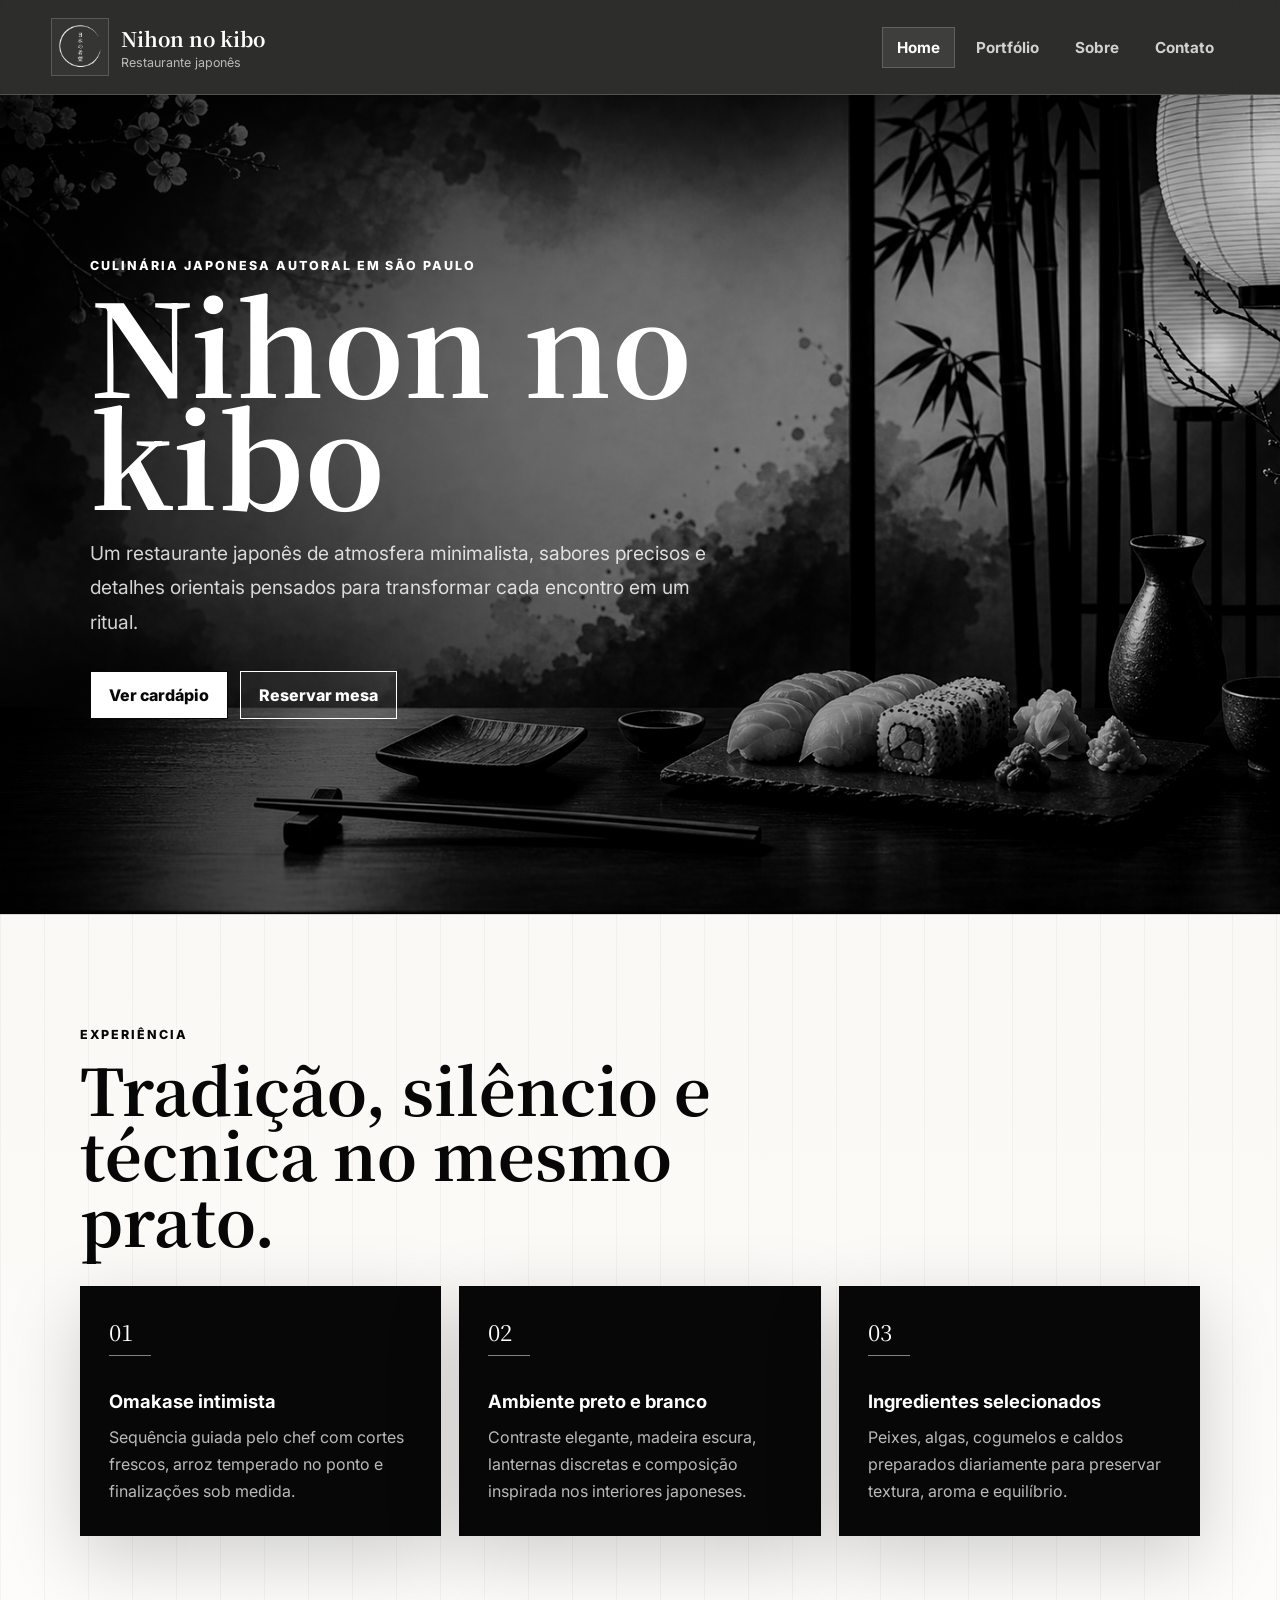
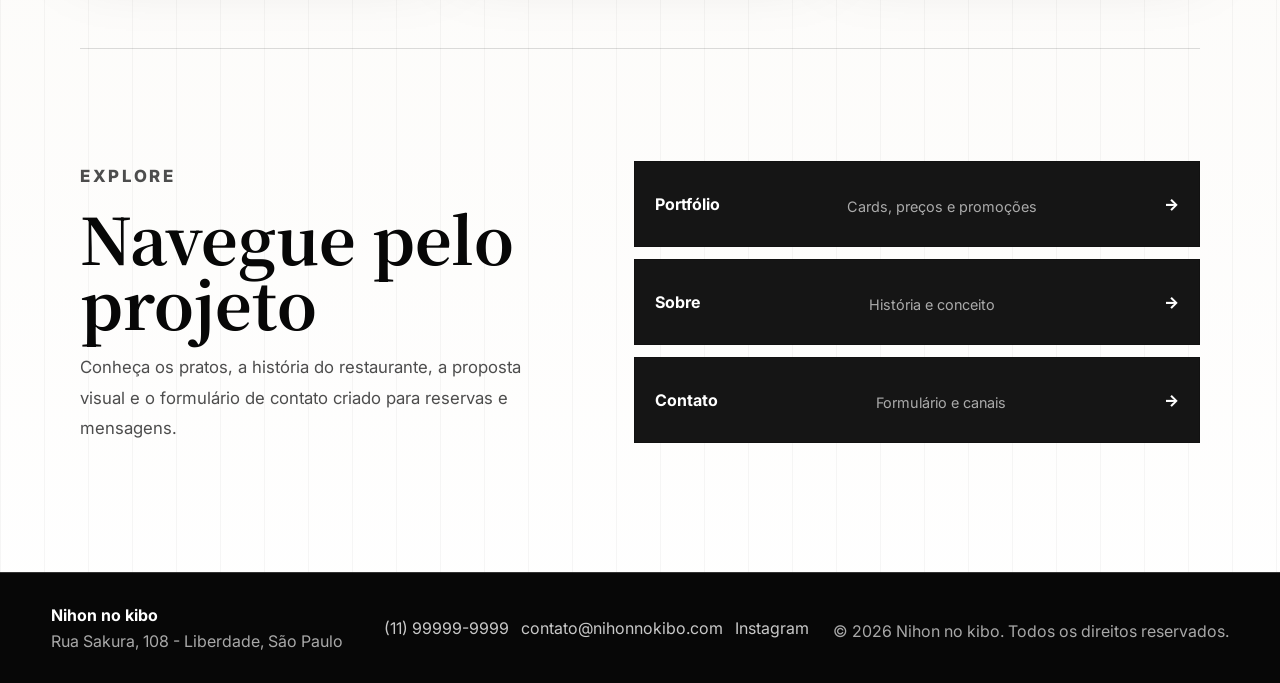
<file: index.html>
<!DOCTYPE html>
<html lang="pt-BR">
<head>
  <meta charset="UTF-8">
  <meta name="viewport" content="width=device-width, initial-scale=1.0">
  <meta name="description" content="Nihon no kibo, restaurante japonês com culinária autoral, ambiente preto e branco e detalhes orientais.">
  <title>Nihon no kibo | Restaurante Japonês</title>
  <link rel="preconnect" href="https://fonts.googleapis.com">
  <link rel="preconnect" href="https://fonts.gstatic.com" crossorigin>
  <link href="https://fonts.googleapis.com/css2?family=Inter:wght@400;500;600;700;800&family=Noto+Serif+JP:wght@600;700&display=swap" rel="stylesheet">
  <link rel="stylesheet" href="src/css/estilo.css">
</head>
<body>
  <header class="site-header" data-header>
    <a class="brand" href="index.html" aria-label="Página inicial Nihon no kibo">
      <img class="brand-logo" src="src/assets/img/logo-nihon-no-kibo-mark-white.png" alt="Logo do restaurante Nihon no kibo">
      <span>
        <strong>Nihon no kibo</strong>
        <small>Restaurante japonês</small>
      </span>
    </a>

    <button class="menu-toggle" type="button" aria-expanded="false" aria-controls="primary-navigation" data-menu-toggle>
      <span class="sr-only">Abrir menu</span>
      <span></span>
      <span></span>
      <span></span>
    </button>

    <nav class="primary-nav" id="primary-navigation" aria-label="Navegação principal" data-nav>
      <a href="index.html" data-nav-link>Home</a>
      <a href="pages/portifolio.html" data-nav-link>Portfólio</a>
      <a href="pages/sobre.html" data-nav-link>Sobre</a>
      <a href="pages/contato.html" data-nav-link>Contato</a>
    </nav>
  </header>

  <main>
    <section class="hero" aria-labelledby="hero-title">
      <img class="hero-media" src="src/assets/img/nihon-hero.png" alt="Mesa elegante de restaurante japonês em preto e branco com sushi, hashi e lanternas orientais.">
      <div class="hero-overlay" aria-hidden="true"></div>
      <div class="hero-content">
        <p class="eyebrow">Culinária japonesa autoral em São Paulo</p>
        <h1 id="hero-title">Nihon no kibo</h1>
        <p>Um restaurante japonês de atmosfera minimalista, sabores precisos e detalhes orientais pensados para transformar cada encontro em um ritual.</p>
        <div class="hero-actions" aria-label="Ações principais">
          <a class="button button-light" href="pages/portifolio.html">Ver cardápio</a>
          <a class="button button-outline" href="pages/contato.html">Reservar mesa</a>
        </div>
      </div>
    </section>

    <section class="section intro-section" aria-labelledby="intro-title">
      <div class="section-heading">
        <p class="eyebrow">Experiência</p>
        <h2 id="intro-title">Tradição, silêncio e técnica no mesmo prato.</h2>
      </div>
      <div class="feature-grid">
        <article class="feature-card">
          <span aria-hidden="true">01</span>
          <h3>Omakase intimista</h3>
          <p>Sequência guiada pelo chef com cortes frescos, arroz temperado no ponto e finalizações sob medida.</p>
        </article>
        <article class="feature-card">
          <span aria-hidden="true">02</span>
          <h3>Ambiente preto e branco</h3>
          <p>Contraste elegante, madeira escura, lanternas discretas e composição inspirada nos interiores japoneses.</p>
        </article>
        <article class="feature-card">
          <span aria-hidden="true">03</span>
          <h3>Ingredientes selecionados</h3>
          <p>Peixes, algas, cogumelos e caldos preparados diariamente para preservar textura, aroma e equilíbrio.</p>
        </article>
      </div>
    </section>

    <section class="section split-section" aria-labelledby="home-navigation-title">
      <div>
        <p class="eyebrow">Explore</p>
        <h2 id="home-navigation-title">Navegue pelo projeto</h2>
        <p>Conheça os pratos, a história do restaurante, a proposta visual e o formulário de contato criado para reservas e mensagens.</p>
      </div>
      <div class="quick-links">
        <a href="pages/portifolio.html">
          <strong>Portfólio</strong>
          <span>Cards, preços e promoções</span>
        </a>
        <a href="pages/sobre.html">
          <strong>Sobre</strong>
          <span>História e conceito</span>
        </a>
        <a href="pages/contato.html">
          <strong>Contato</strong>
          <span>Formulário e canais</span>
        </a>
      </div>
    </section>
  </main>

  <footer class="site-footer">
    <div>
      <strong>Nihon no kibo</strong>
      <p>Rua Sakura, 108 - Liberdade, São Paulo</p>
    </div>
    <address>
      <a href="tel:+5511999999999">(11) 99999-9999</a>
      <a href="mailto:contato@nihonnokibo.com">contato@nihonnokibo.com</a>
      <a href="https://www.instagram.com/" target="_blank" rel="noreferrer">Instagram</a>
    </address>
    <p>&copy; <span data-year></span> Nihon no kibo. Todos os direitos reservados.</p>
  </footer>

  <script src="src/js/script.js"></script>
</body>
</html>
</file>
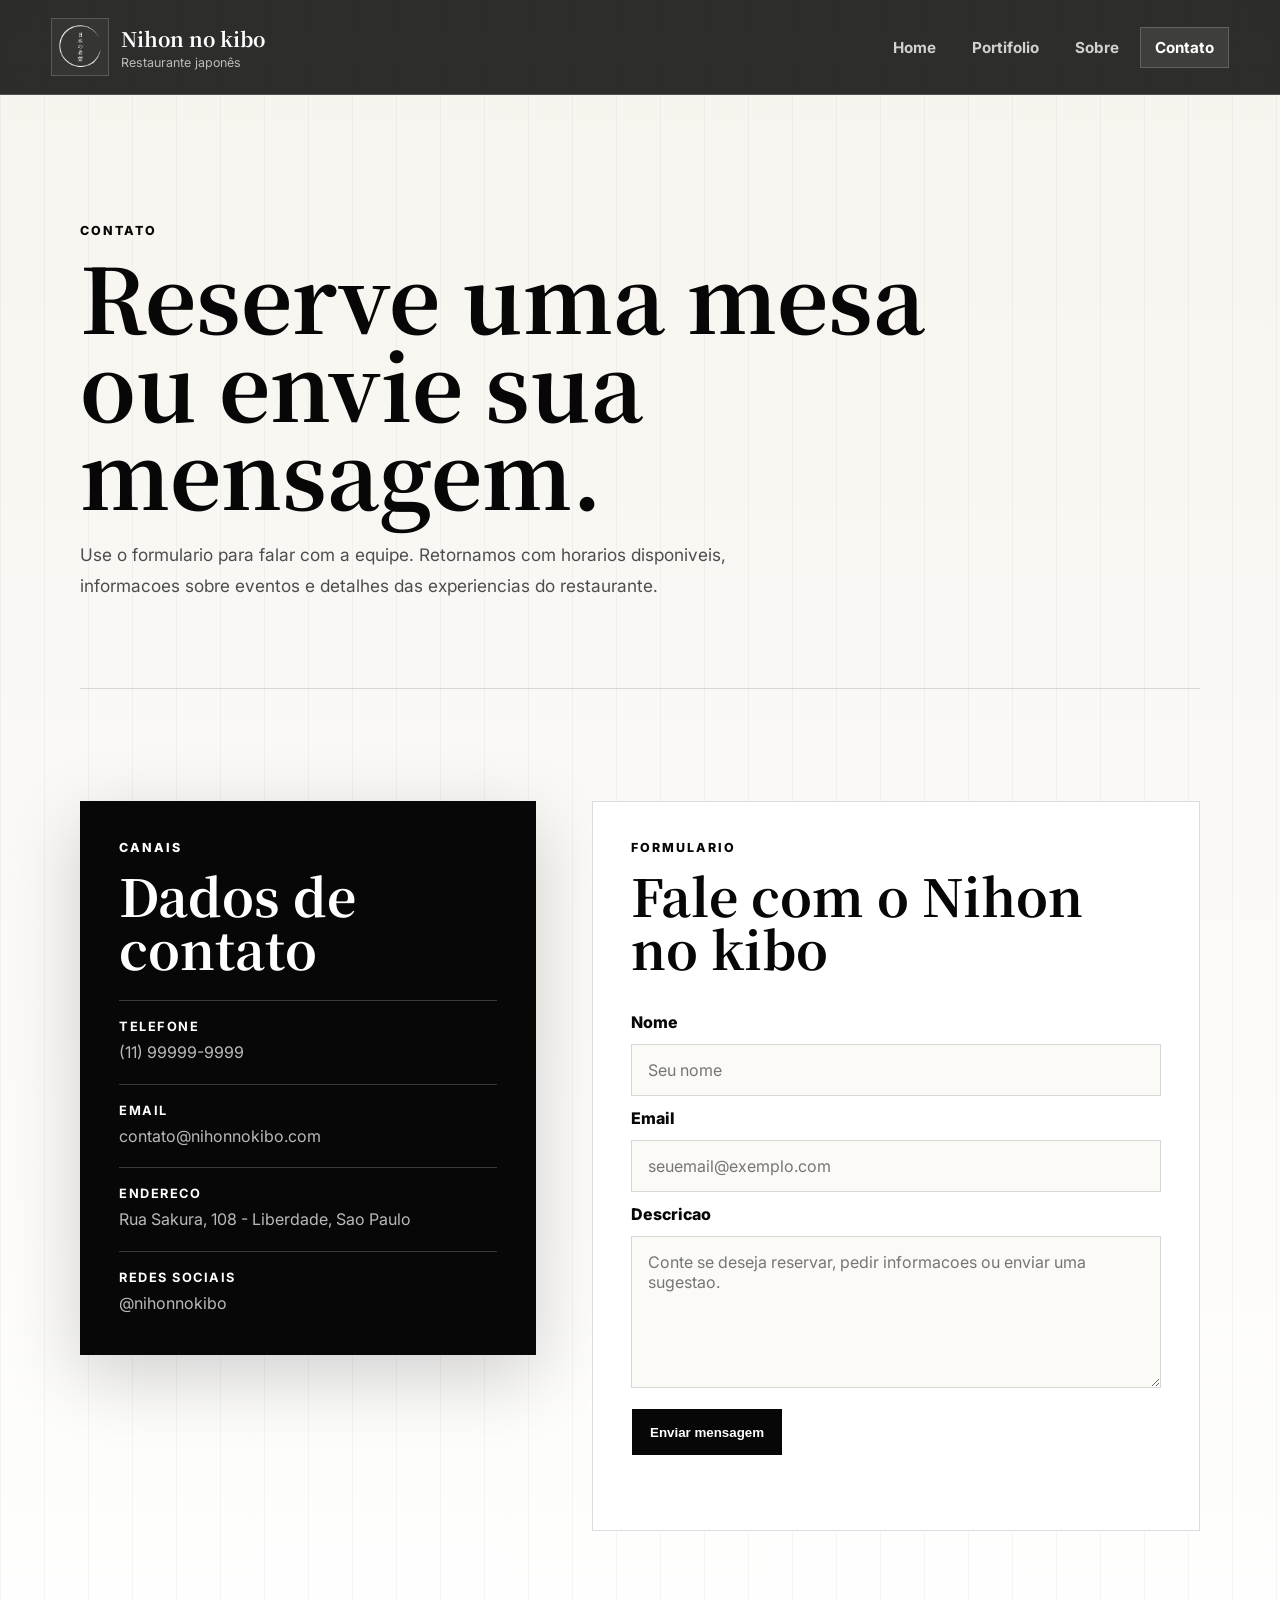
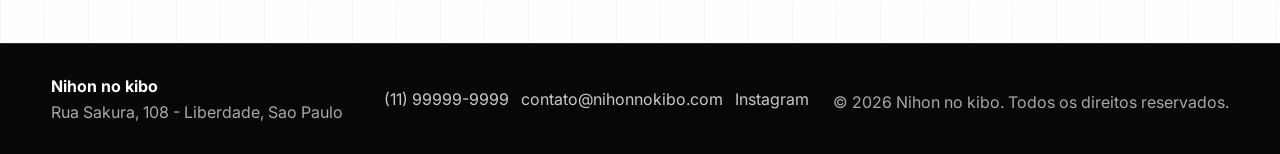
<file: pages/contato.html>
<!DOCTYPE html>
<html lang="pt-BR">
<head>
  <meta charset="UTF-8">
  <meta name="viewport" content="width=device-width, initial-scale=1.0">
  <meta name="description" content="Contato do restaurante Nihon no kibo para reservas, mensagens e informacoes.">
  <title>Contato | Nihon no kibo</title>
  <link rel="preconnect" href="https://fonts.googleapis.com">
  <link rel="preconnect" href="https://fonts.gstatic.com" crossorigin>
  <link href="https://fonts.googleapis.com/css2?family=Inter:wght@400;500;600;700;800&family=Noto+Serif+JP:wght@600;700&display=swap" rel="stylesheet">
  <link rel="stylesheet" href="../src/css/estilo.css">
</head>
<body>
  <header class="site-header" data-header>
    <a class="brand" href="../index.html" aria-label="Página inicial Nihon no kibo">
      <img class="brand-logo" src="../src/assets/img/logo-nihon-no-kibo-mark-white.png" alt="Logo do restaurante Nihon no kibo">
      <span>
        <strong>Nihon no kibo</strong>
        <small>Restaurante japonês</small>
      </span>
    </a>

    <button class="menu-toggle" type="button" aria-expanded="false" aria-controls="primary-navigation" data-menu-toggle>
      <span class="sr-only">Abrir menu</span>
      <span></span>
      <span></span>
      <span></span>
    </button>

    <nav class="primary-nav" id="primary-navigation" aria-label="Navegacao principal" data-nav>
      <a href="../index.html" data-nav-link>Home</a>
      <a href="portifolio.html" data-nav-link>Portifolio</a>
      <a href="sobre.html" data-nav-link>Sobre</a>
      <a href="contato.html" data-nav-link>Contato</a>
    </nav>
  </header>

  <main>
    <section class="page-hero" aria-labelledby="contact-title">
      <p class="eyebrow">Contato</p>
      <h1 id="contact-title">Reserve uma mesa ou envie sua mensagem.</h1>
      <p>Use o formulario para falar com a equipe. Retornamos com horarios disponiveis, informacoes sobre eventos e detalhes das experiencias do restaurante.</p>
    </section>

    <section class="section contact-layout" aria-labelledby="form-title">
      <div class="contact-panel">
        <p class="eyebrow">Canais</p>
        <h2>Dados de contato</h2>
        <ul class="contact-list">
          <li>
            <strong>Telefone</strong>
            <a href="tel:+5511999999999">(11) 99999-9999</a>
          </li>
          <li>
            <strong>Email</strong>
            <a href="mailto:contato@nihonnokibo.com">contato@nihonnokibo.com</a>
          </li>
          <li>
            <strong>Endereco</strong>
            <span>Rua Sakura, 108 - Liberdade, Sao Paulo</span>
          </li>
          <li>
            <strong>Redes sociais</strong>
            <a href="https://www.instagram.com/" target="_blank" rel="noreferrer">@nihonnokibo</a>
          </li>
        </ul>
      </div>

      <form class="contact-form" aria-labelledby="form-title" data-contact-form>
        <div>
          <p class="eyebrow">Formulario</p>
          <h2 id="form-title">Fale com o Nihon no kibo</h2>
        </div>

        <label for="nome">Nome</label>
        <input id="nome" name="nome" type="text" autocomplete="name" placeholder="Seu nome" required>

        <label for="email">Email</label>
        <input id="email" name="email" type="email" autocomplete="email" placeholder="seuemail@exemplo.com" required>

        <label for="descricao">Descricao</label>
        <textarea id="descricao" name="descricao" rows="6" placeholder="Conte se deseja reservar, pedir informacoes ou enviar uma sugestao." required></textarea>

        <button class="button button-light form-button" type="submit">Enviar mensagem</button>
        <p class="form-message" role="status" aria-live="polite" data-form-message></p>
      </form>
    </section>
  </main>

  <footer class="site-footer">
    <div>
      <strong>Nihon no kibo</strong>
      <p>Rua Sakura, 108 - Liberdade, Sao Paulo</p>
    </div>
    <address>
      <a href="tel:+5511999999999">(11) 99999-9999</a>
      <a href="mailto:contato@nihonnokibo.com">contato@nihonnokibo.com</a>
      <a href="https://www.instagram.com/" target="_blank" rel="noreferrer">Instagram</a>
    </address>
    <p>&copy; <span data-year></span> Nihon no kibo. Todos os direitos reservados.</p>
  </footer>

  <script src="../src/js/script.js"></script>
</body>
</html>
</file>
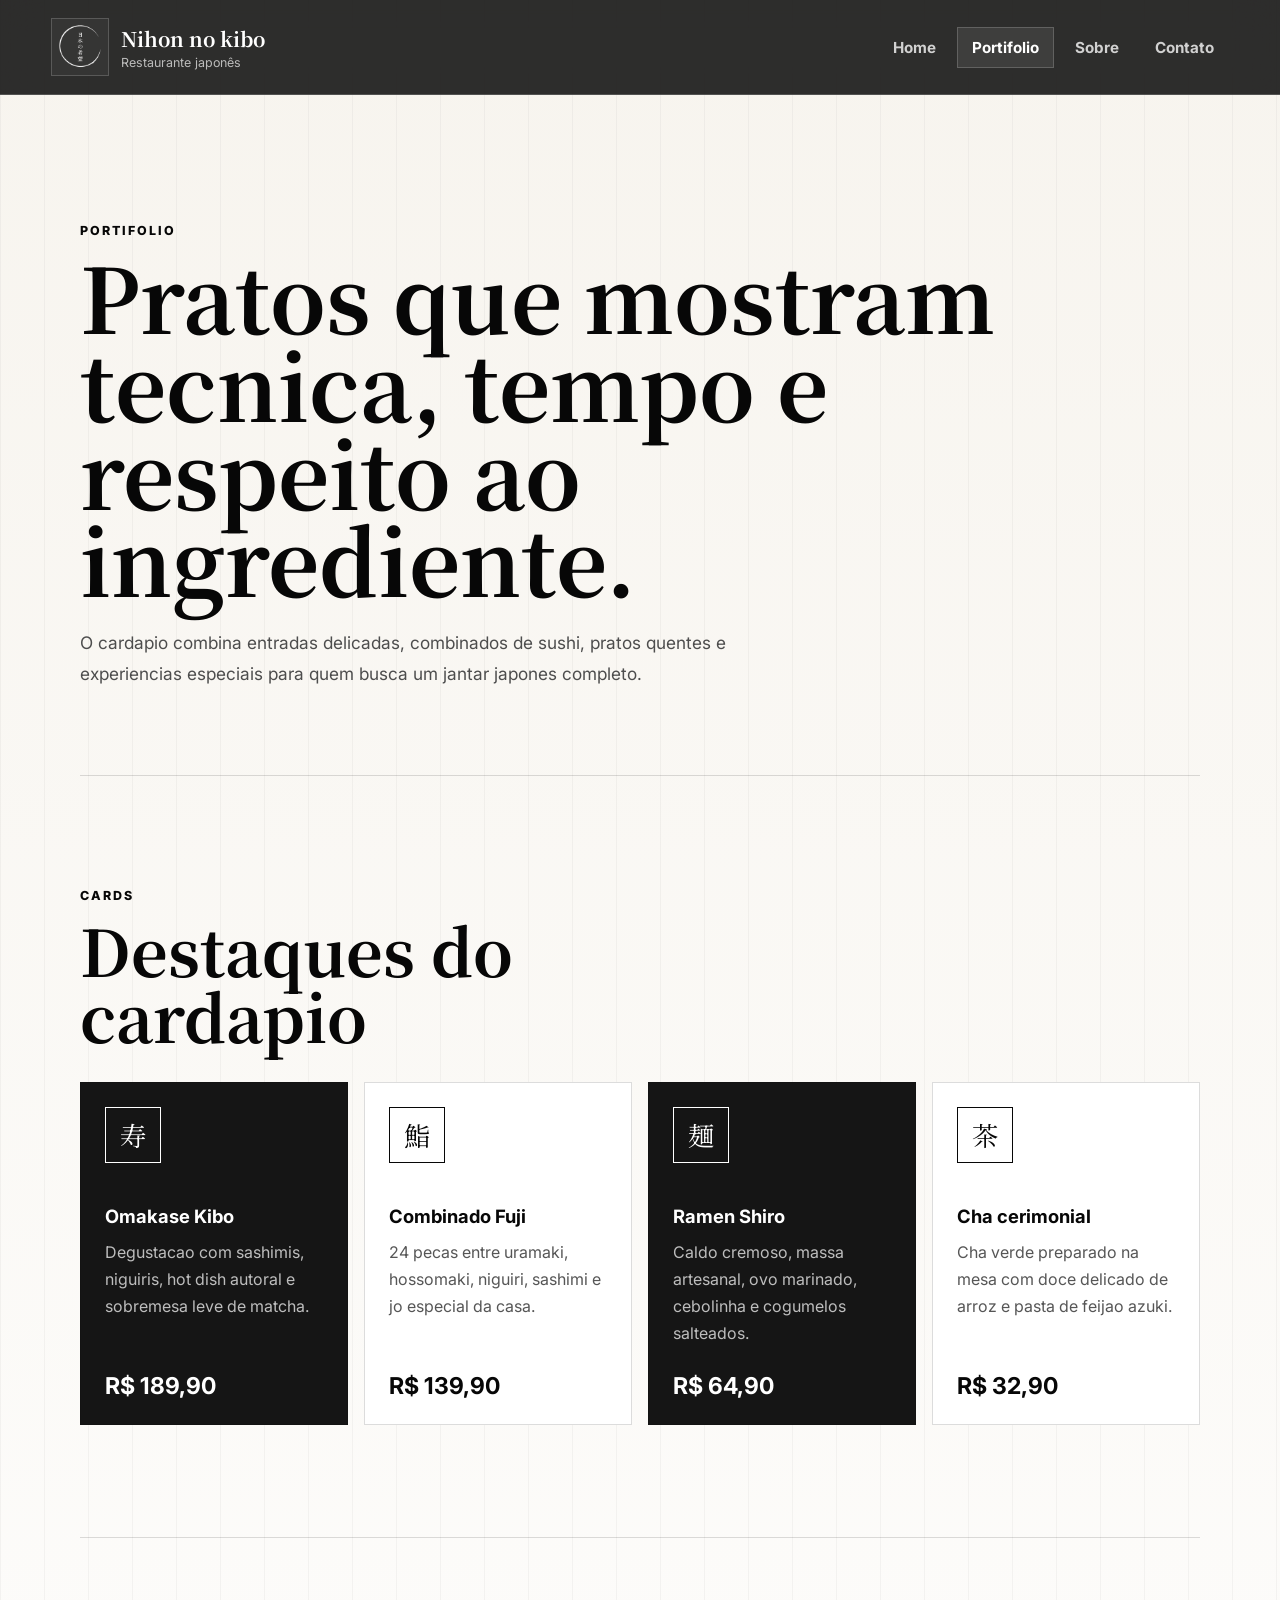
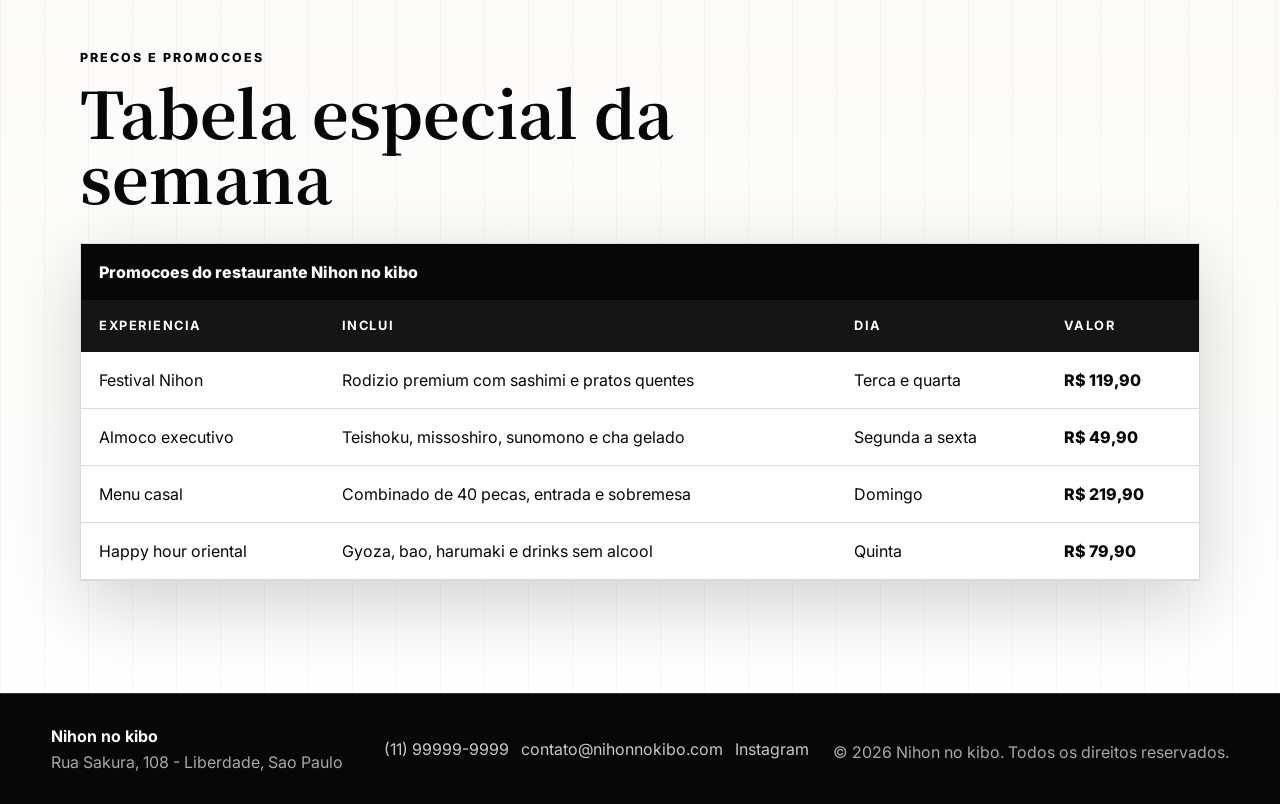
<file: pages/portifolio.html>
<!DOCTYPE html>
<html lang="pt-BR">
<head>
  <meta charset="UTF-8">
  <meta name="viewport" content="width=device-width, initial-scale=1.0">
  <meta name="description" content="Portifolio do restaurante Nihon no kibo com pratos, experiencias, tabela de precos e promocoes.">
  <title>Portifolio | Nihon no kibo</title>
  <link rel="preconnect" href="https://fonts.googleapis.com">
  <link rel="preconnect" href="https://fonts.gstatic.com" crossorigin>
  <link href="https://fonts.googleapis.com/css2?family=Inter:wght@400;500;600;700;800&family=Noto+Serif+JP:wght@600;700&display=swap" rel="stylesheet">
  <link rel="stylesheet" href="../src/css/estilo.css">
</head>
<body>
  <header class="site-header" data-header>
    <a class="brand" href="../index.html" aria-label="Página inicial Nihon no kibo">
      <img class="brand-logo" src="../src/assets/img/logo-nihon-no-kibo-mark-white.png" alt="Logo do restaurante Nihon no kibo">
      <span>
        <strong>Nihon no kibo</strong>
        <small>Restaurante japonês</small>
      </span>
    </a>

    <button class="menu-toggle" type="button" aria-expanded="false" aria-controls="primary-navigation" data-menu-toggle>
      <span class="sr-only">Abrir menu</span>
      <span></span>
      <span></span>
      <span></span>
    </button>

    <nav class="primary-nav" id="primary-navigation" aria-label="Navegacao principal" data-nav>
      <a href="../index.html" data-nav-link>Home</a>
      <a href="portifolio.html" data-nav-link>Portifolio</a>
      <a href="sobre.html" data-nav-link>Sobre</a>
      <a href="contato.html" data-nav-link>Contato</a>
    </nav>
  </header>

  <main>
    <section class="page-hero" aria-labelledby="portfolio-title">
      <p class="eyebrow">Portifolio</p>
      <h1 id="portfolio-title">Pratos que mostram tecnica, tempo e respeito ao ingrediente.</h1>
      <p>O cardapio combina entradas delicadas, combinados de sushi, pratos quentes e experiencias especiais para quem busca um jantar japones completo.</p>
    </section>

    <section class="section" aria-labelledby="menu-title">
      <div class="section-heading">
        <p class="eyebrow">Cards</p>
        <h2 id="menu-title">Destaques do cardapio</h2>
      </div>

      <div class="menu-grid">
        <article class="menu-card">
          <span class="menu-card-symbol" aria-hidden="true">寿</span>
          <h3>Omakase Kibo</h3>
          <p>Degustacao com sashimis, niguiris, hot dish autoral e sobremesa leve de matcha.</p>
          <strong>R$ 189,90</strong>
        </article>
        <article class="menu-card">
          <span class="menu-card-symbol" aria-hidden="true">鮨</span>
          <h3>Combinado Fuji</h3>
          <p>24 pecas entre uramaki, hossomaki, niguiri, sashimi e jo especial da casa.</p>
          <strong>R$ 139,90</strong>
        </article>
        <article class="menu-card">
          <span class="menu-card-symbol" aria-hidden="true">麺</span>
          <h3>Ramen Shiro</h3>
          <p>Caldo cremoso, massa artesanal, ovo marinado, cebolinha e cogumelos salteados.</p>
          <strong>R$ 64,90</strong>
        </article>
        <article class="menu-card">
          <span class="menu-card-symbol" aria-hidden="true">茶</span>
          <h3>Cha cerimonial</h3>
          <p>Cha verde preparado na mesa com doce delicado de arroz e pasta de feijao azuki.</p>
          <strong>R$ 32,90</strong>
        </article>
      </div>
    </section>

    <section class="section table-section" aria-labelledby="prices-title">
      <div class="section-heading">
        <p class="eyebrow">Precos e promocoes</p>
        <h2 id="prices-title">Tabela especial da semana</h2>
      </div>

      <div class="table-wrapper">
        <table>
          <caption>Promocoes do restaurante Nihon no kibo</caption>
          <thead>
            <tr>
              <th scope="col">Experiencia</th>
              <th scope="col">Inclui</th>
              <th scope="col">Dia</th>
              <th scope="col">Valor</th>
            </tr>
          </thead>
          <tbody>
            <tr>
              <td>Festival Nihon</td>
              <td>Rodizio premium com sashimi e pratos quentes</td>
              <td>Terca e quarta</td>
              <td>R$ 119,90</td>
            </tr>
            <tr>
              <td>Almoco executivo</td>
              <td>Teishoku, missoshiro, sunomono e cha gelado</td>
              <td>Segunda a sexta</td>
              <td>R$ 49,90</td>
            </tr>
            <tr>
              <td>Menu casal</td>
              <td>Combinado de 40 pecas, entrada e sobremesa</td>
              <td>Domingo</td>
              <td>R$ 219,90</td>
            </tr>
            <tr>
              <td>Happy hour oriental</td>
              <td>Gyoza, bao, harumaki e drinks sem alcool</td>
              <td>Quinta</td>
              <td>R$ 79,90</td>
            </tr>
          </tbody>
        </table>
      </div>
    </section>
  </main>

  <footer class="site-footer">
    <div>
      <strong>Nihon no kibo</strong>
      <p>Rua Sakura, 108 - Liberdade, Sao Paulo</p>
    </div>
    <address>
      <a href="tel:+5511999999999">(11) 99999-9999</a>
      <a href="mailto:contato@nihonnokibo.com">contato@nihonnokibo.com</a>
      <a href="https://www.instagram.com/" target="_blank" rel="noreferrer">Instagram</a>
    </address>
    <p>&copy; <span data-year></span> Nihon no kibo. Todos os direitos reservados.</p>
  </footer>

  <script src="../src/js/script.js"></script>
</body>
</html>
</file>
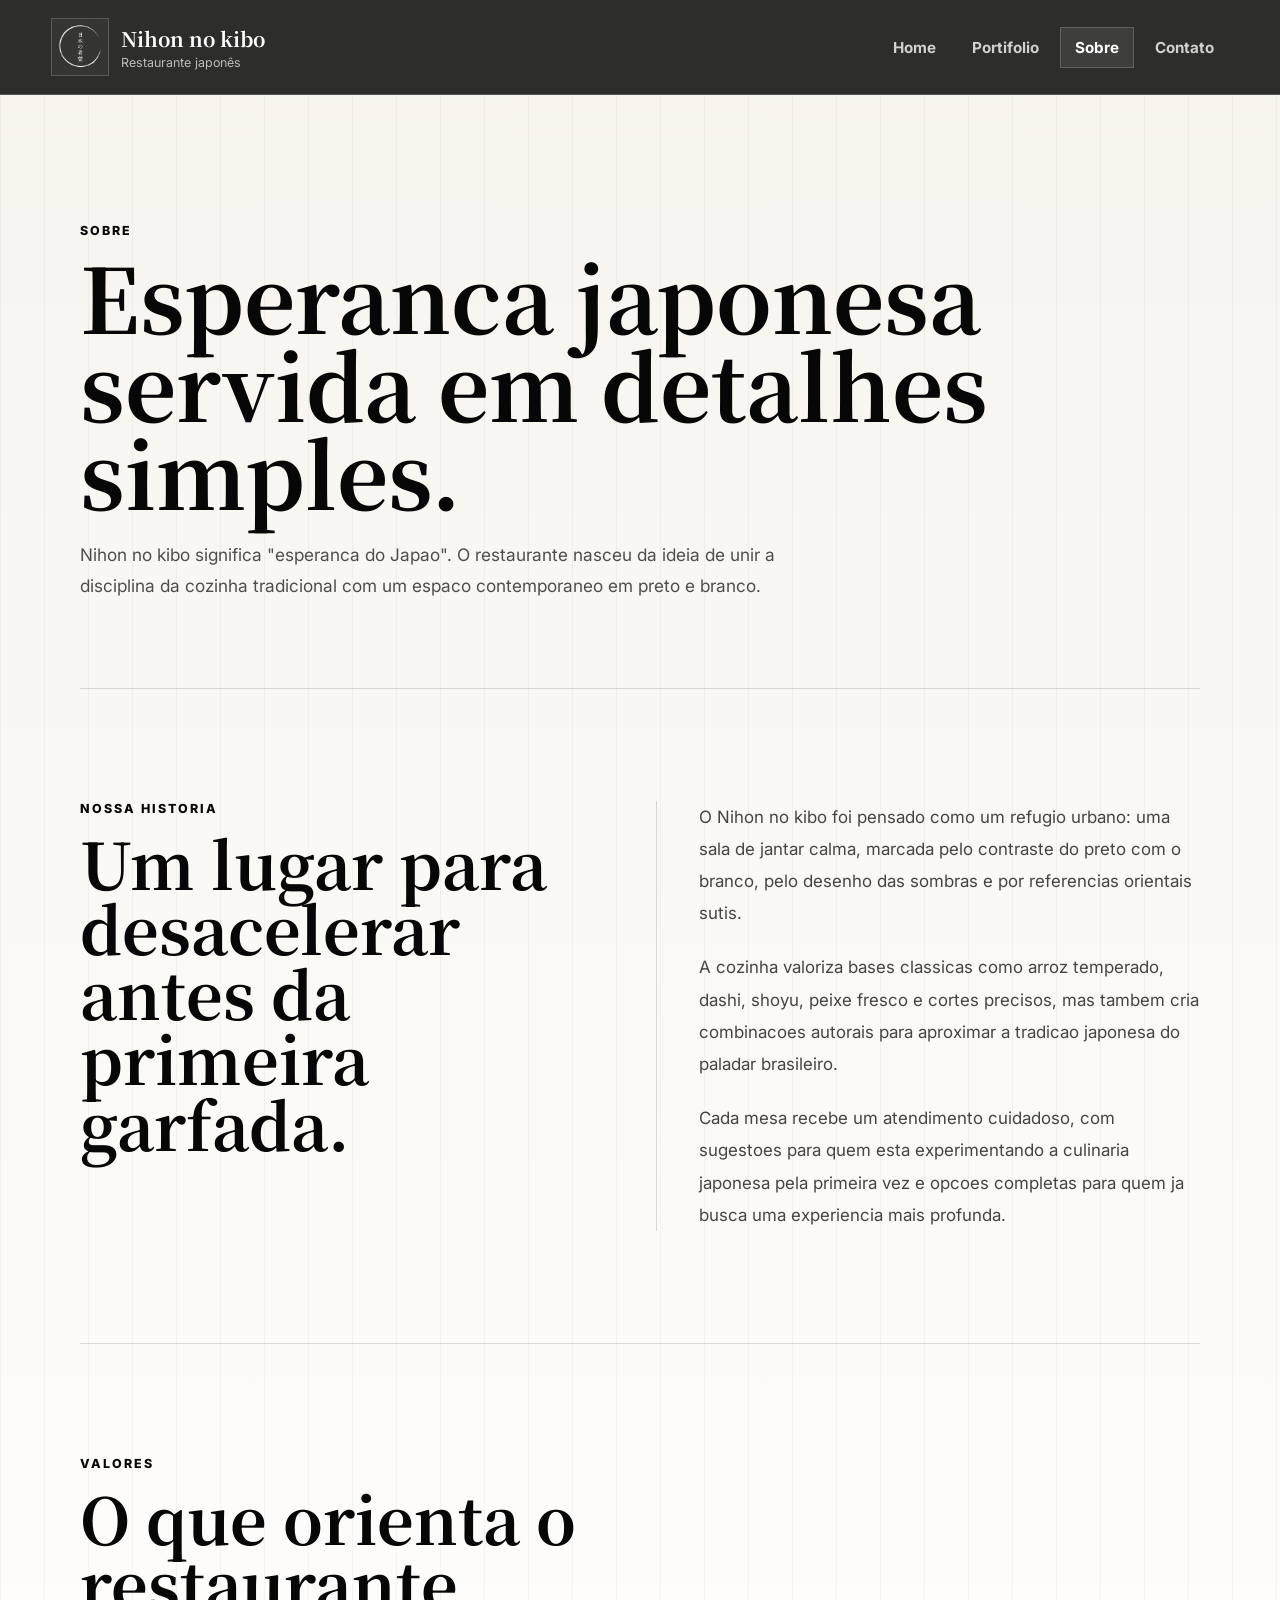
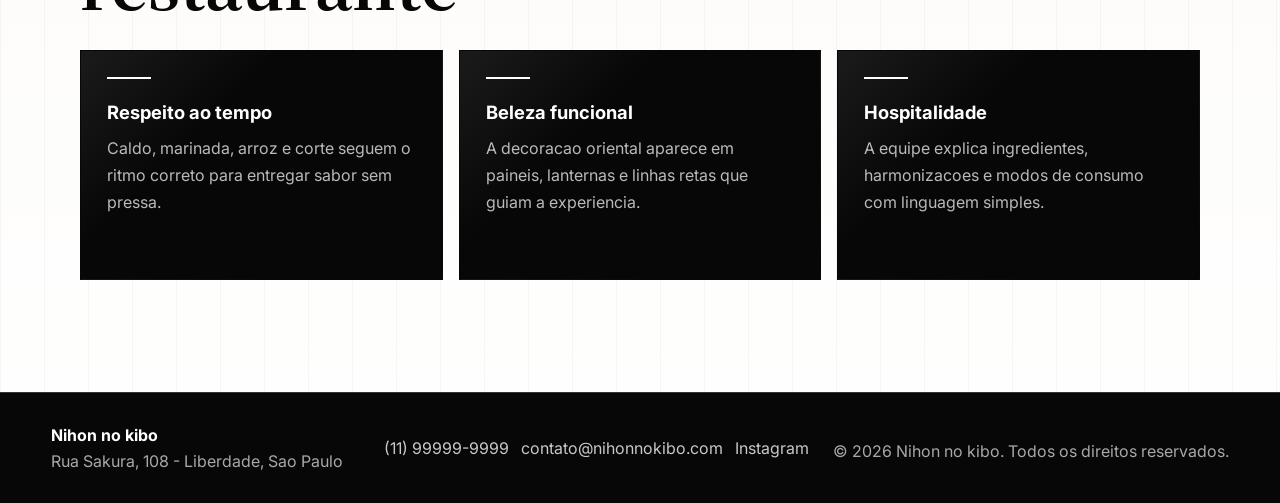
<file: pages/sobre.html>
<!DOCTYPE html>
<html lang="pt-BR">
<head>
  <meta charset="UTF-8">
  <meta name="viewport" content="width=device-width, initial-scale=1.0">
  <meta name="description" content="Historia e conceito do restaurante japones Nihon no kibo.">
  <title>Sobre | Nihon no kibo</title>
  <link rel="preconnect" href="https://fonts.googleapis.com">
  <link rel="preconnect" href="https://fonts.gstatic.com" crossorigin>
  <link href="https://fonts.googleapis.com/css2?family=Inter:wght@400;500;600;700;800&family=Noto+Serif+JP:wght@600;700&display=swap" rel="stylesheet">
  <link rel="stylesheet" href="../src/css/estilo.css">
</head>
<body>
  <header class="site-header" data-header>
    <a class="brand" href="../index.html" aria-label="Página inicial Nihon no kibo">
      <img class="brand-logo" src="../src/assets/img/logo-nihon-no-kibo-mark-white.png" alt="Logo do restaurante Nihon no kibo">
      <span>
        <strong>Nihon no kibo</strong>
        <small>Restaurante japonês</small>
      </span>
    </a>

    <button class="menu-toggle" type="button" aria-expanded="false" aria-controls="primary-navigation" data-menu-toggle>
      <span class="sr-only">Abrir menu</span>
      <span></span>
      <span></span>
      <span></span>
    </button>

    <nav class="primary-nav" id="primary-navigation" aria-label="Navegacao principal" data-nav>
      <a href="../index.html" data-nav-link>Home</a>
      <a href="portifolio.html" data-nav-link>Portifolio</a>
      <a href="sobre.html" data-nav-link>Sobre</a>
      <a href="contato.html" data-nav-link>Contato</a>
    </nav>
  </header>

  <main>
    <article>
      <section class="page-hero" aria-labelledby="about-title">
        <p class="eyebrow">Sobre</p>
        <h1 id="about-title">Esperanca japonesa servida em detalhes simples.</h1>
        <p>Nihon no kibo significa "esperanca do Japao". O restaurante nasceu da ideia de unir a disciplina da cozinha tradicional com um espaco contemporaneo em preto e branco.</p>
      </section>

      <section class="section story-layout" aria-labelledby="story-title">
        <div class="section-heading">
          <p class="eyebrow">Nossa historia</p>
          <h2 id="story-title">Um lugar para desacelerar antes da primeira garfada.</h2>
        </div>
        <div class="story-copy">
          <p>O Nihon no kibo foi pensado como um refugio urbano: uma sala de jantar calma, marcada pelo contraste do preto com o branco, pelo desenho das sombras e por referencias orientais sutis.</p>
          <p>A cozinha valoriza bases classicas como arroz temperado, dashi, shoyu, peixe fresco e cortes precisos, mas tambem cria combinacoes autorais para aproximar a tradicao japonesa do paladar brasileiro.</p>
          <p>Cada mesa recebe um atendimento cuidadoso, com sugestoes para quem esta experimentando a culinaria japonesa pela primeira vez e opcoes completas para quem ja busca uma experiencia mais profunda.</p>
        </div>
      </section>

      <section class="section values-section" aria-labelledby="values-title">
        <div class="section-heading">
          <p class="eyebrow">Valores</p>
          <h2 id="values-title">O que orienta o restaurante</h2>
        </div>
        <div class="story-grid">
          <section class="story-card">
            <h3>Respeito ao tempo</h3>
            <p>Caldo, marinada, arroz e corte seguem o ritmo correto para entregar sabor sem pressa.</p>
          </section>
          <section class="story-card">
            <h3>Beleza funcional</h3>
            <p>A decoracao oriental aparece em paineis, lanternas e linhas retas que guiam a experiencia.</p>
          </section>
          <section class="story-card">
            <h3>Hospitalidade</h3>
            <p>A equipe explica ingredientes, harmonizacoes e modos de consumo com linguagem simples.</p>
          </section>
        </div>
      </section>
    </article>
  </main>

  <footer class="site-footer">
    <div>
      <strong>Nihon no kibo</strong>
      <p>Rua Sakura, 108 - Liberdade, Sao Paulo</p>
    </div>
    <address>
      <a href="tel:+5511999999999">(11) 99999-9999</a>
      <a href="mailto:contato@nihonnokibo.com">contato@nihonnokibo.com</a>
      <a href="https://www.instagram.com/" target="_blank" rel="noreferrer">Instagram</a>
    </address>
    <p>&copy; <span data-year></span> Nihon no kibo. Todos os direitos reservados.</p>
  </footer>

  <script src="../src/js/script.js"></script>
</body>
</html>
</file>
<file: src/css/estilo.css>
:root {
  --color-ink: #070707;
  --color-charcoal: #151515;
  --color-paper: #f7f4ee;
  --color-white: #ffffff;
  --color-muted: #767676;
  --color-line: rgba(255, 255, 255, 0.18);
  --color-line-dark: rgba(7, 7, 7, 0.14);
  --shadow-soft: 0 22px 70px rgba(0, 0, 0, 0.18);
  --max-width: 1120px;
}

* {
  box-sizing: border-box;
}

html {
  scroll-behavior: smooth;
}

body {
  margin: 0;
  min-height: 100vh;
  font-family: "Inter", Arial, sans-serif;
  color: var(--color-ink);
  background:
    linear-gradient(90deg, rgba(7, 7, 7, 0.035) 1px, transparent 1px),
    linear-gradient(var(--color-paper), var(--color-white));
  background-size: 44px 44px, auto;
}

body.menu-open {
  overflow: hidden;
}

img {
  display: block;
  max-width: 100%;
}

a {
  color: inherit;
  text-decoration: none;
}

.sr-only {
  position: absolute;
  width: 1px;
  height: 1px;
  padding: 0;
  margin: -1px;
  overflow: hidden;
  clip: rect(0, 0, 0, 0);
  white-space: nowrap;
  border: 0;
}

.site-header {
  position: sticky;
  top: 0;
  z-index: 20;
  display: flex;
  align-items: center;
  justify-content: space-between;
  gap: 24px;
  width: 100%;
  padding: 18px clamp(18px, 4vw, 56px);
  color: var(--color-white);
  background: rgba(7, 7, 7, 0.84);
  border-bottom: 1px solid var(--color-line);
  backdrop-filter: blur(18px);
}

.brand {
  display: inline-flex;
  align-items: center;
  gap: 12px;
  min-width: 0;
}

.brand-logo {
  width: 58px;
  height: 58px;
  object-fit: contain;
  padding: 4px;
  background: rgba(255, 255, 255, 0.04);
  border: 1px solid var(--color-line);
}

.brand-mark {
  display: grid;
  place-items: center;
  width: 42px;
  aspect-ratio: 1;
  font-family: "Noto Serif JP", serif;
  font-size: 1.4rem;
  color: var(--color-ink);
  background: var(--color-white);
  border: 1px solid var(--color-white);
}

.brand strong,
.brand small {
  display: block;
}

.brand strong {
  font-family: "Noto Serif JP", serif;
  font-size: clamp(1.05rem, 2vw, 1.25rem);
  letter-spacing: 0;
}

.brand small {
  margin-top: 2px;
  color: rgba(255, 255, 255, 0.68);
  font-size: 0.78rem;
}

.primary-nav {
  display: flex;
  align-items: center;
  gap: 6px;
}

.primary-nav a {
  padding: 10px 14px;
  border: 1px solid transparent;
  font-size: 0.95rem;
  font-weight: 700;
  color: rgba(255, 255, 255, 0.78);
  transition: color 180ms ease, border-color 180ms ease, background 180ms ease;
}

.primary-nav a:hover,
.primary-nav a.is-active {
  color: var(--color-white);
  background: rgba(255, 255, 255, 0.08);
  border-color: var(--color-line);
}

.menu-toggle {
  display: none;
  width: 44px;
  aspect-ratio: 1;
  padding: 10px;
  border: 1px solid var(--color-line);
  color: var(--color-white);
  background: transparent;
  cursor: pointer;
}

.menu-toggle span:not(.sr-only) {
  display: block;
  width: 100%;
  height: 2px;
  margin: 5px 0;
  background: currentColor;
}

.hero {
  position: relative;
  display: grid;
  min-height: calc(100vh - 80px);
  overflow: hidden;
  color: var(--color-white);
  border-bottom: 1px solid var(--color-line-dark);
}

.hero-media,
.hero-overlay {
  position: absolute;
  inset: 0;
  width: 100%;
  height: 100%;
}

.hero-media {
  object-fit: cover;
  filter: grayscale(1) contrast(1.08);
}

.hero-overlay {
  background:
    linear-gradient(90deg, rgba(0, 0, 0, 0.84), rgba(0, 0, 0, 0.46), rgba(0, 0, 0, 0.18)),
    radial-gradient(circle at 24% 28%, rgba(255, 255, 255, 0.13), transparent 28%);
}

.hero-content {
  position: relative;
  align-self: center;
  width: min(680px, calc(100% - 36px));
  margin-left: clamp(18px, 7vw, 92px);
  padding: 96px 0 128px;
}

.eyebrow {
  margin: 0 0 14px;
  font-size: 0.78rem;
  font-weight: 800;
  letter-spacing: 0.16em;
  text-transform: uppercase;
}

.hero h1,
.section-heading h1,
.section-heading h2,
.split-section h2 {
  margin: 0;
  font-family: "Noto Serif JP", serif;
  letter-spacing: 0;
}

.hero h1 {
  max-width: 9ch;
  font-size: clamp(3.8rem, 10vw, 8.4rem);
  line-height: 0.88;
}

.hero p:not(.eyebrow) {
  max-width: 620px;
  margin: 24px 0 0;
  color: rgba(255, 255, 255, 0.82);
  font-size: clamp(1rem, 2vw, 1.2rem);
  line-height: 1.8;
}

.hero-actions {
  display: flex;
  flex-wrap: wrap;
  gap: 12px;
  margin-top: 32px;
}

.button {
  display: inline-flex;
  align-items: center;
  justify-content: center;
  min-height: 48px;
  padding: 0 18px;
  border: 1px solid currentColor;
  font-weight: 800;
  transition: transform 180ms ease, background 180ms ease, color 180ms ease;
}

.button:hover {
  transform: translateY(-2px);
}

.button-light {
  color: var(--color-ink);
  background: var(--color-white);
}

.button-outline {
  color: var(--color-white);
  background: rgba(255, 255, 255, 0.06);
}

.section {
  width: min(var(--max-width), calc(100% - 36px));
  margin: 0 auto;
  padding: clamp(64px, 9vw, 112px) 0;
}

.page-hero {
  width: min(var(--max-width), calc(100% - 36px));
  margin: 0 auto;
  padding: clamp(76px, 10vw, 128px) 0 clamp(42px, 7vw, 86px);
  border-bottom: 1px solid var(--color-line-dark);
}

.page-hero h1 {
  max-width: 920px;
  margin: 0;
  font-family: "Noto Serif JP", serif;
  font-size: clamp(2.6rem, 7vw, 6rem);
  line-height: 0.98;
  letter-spacing: 0;
}

.page-hero p:not(.eyebrow) {
  max-width: 720px;
  margin: 24px 0 0;
  color: #4d4d4d;
  font-size: 1.08rem;
  line-height: 1.8;
}

.section-heading {
  max-width: 720px;
  margin-bottom: 34px;
}

.section-heading h1,
.section-heading h2,
.split-section h2 {
  font-size: clamp(2.1rem, 5vw, 4.4rem);
  line-height: 1.02;
}

.section-heading p:not(.eyebrow),
.split-section p {
  color: #4d4d4d;
  font-size: 1.05rem;
  line-height: 1.8;
}

.feature-grid {
  display: grid;
  grid-template-columns: repeat(3, minmax(0, 1fr));
  gap: 18px;
}

.feature-card {
  min-height: 250px;
  padding: 28px;
  background: var(--color-ink);
  color: var(--color-white);
  border: 1px solid rgba(7, 7, 7, 0.22);
  box-shadow: var(--shadow-soft);
}

.feature-card span {
  display: block;
  width: 42px;
  margin-bottom: 34px;
  padding-bottom: 8px;
  border-bottom: 1px solid rgba(255, 255, 255, 0.5);
  font-family: "Noto Serif JP", serif;
  font-size: 1.4rem;
}

.feature-card h3,
.menu-card h3,
.story-card h3 {
  margin: 0 0 12px;
  font-size: 1.15rem;
}

.feature-card p,
.menu-card p,
.story-card p {
  margin: 0;
  color: rgba(255, 255, 255, 0.72);
  line-height: 1.7;
}

.split-section {
  display: grid;
  grid-template-columns: minmax(0, 0.85fr) minmax(280px, 1fr);
  gap: clamp(28px, 6vw, 72px);
  align-items: start;
  border-top: 1px solid var(--color-line-dark);
}

.quick-links {
  display: grid;
  gap: 12px;
}

.quick-links a {
  display: flex;
  align-items: center;
  justify-content: space-between;
  gap: 18px;
  min-height: 86px;
  padding: 20px;
  color: var(--color-white);
  background: var(--color-charcoal);
  border: 1px solid rgba(7, 7, 7, 0.22);
}

.quick-links a::after {
  content: "->";
  font-weight: 800;
}

.quick-links span {
  display: block;
  margin-top: 5px;
  color: rgba(255, 255, 255, 0.64);
  font-size: 0.9rem;
}

.menu-grid {
  display: grid;
  grid-template-columns: repeat(4, minmax(0, 1fr));
  gap: 16px;
}

.menu-card {
  display: flex;
  flex-direction: column;
  min-height: 340px;
  padding: 24px;
  color: var(--color-white);
  background: var(--color-charcoal);
  border: 1px solid var(--color-line-dark);
}

.menu-card:nth-child(even) {
  color: var(--color-ink);
  background: var(--color-white);
}

.menu-card:nth-child(even) p {
  color: #565656;
}

.menu-card-symbol {
  display: grid;
  place-items: center;
  width: 56px;
  aspect-ratio: 1;
  margin-bottom: 42px;
  font-family: "Noto Serif JP", serif;
  font-size: 1.65rem;
  border: 1px solid currentColor;
}

.menu-card strong {
  margin-top: auto;
  padding-top: 24px;
  font-size: 1.45rem;
}

.table-section {
  border-top: 1px solid var(--color-line-dark);
}

.table-wrapper {
  overflow-x: auto;
  background: var(--color-white);
  border: 1px solid var(--color-line-dark);
  box-shadow: var(--shadow-soft);
}

table {
  width: 100%;
  min-width: 760px;
  border-collapse: collapse;
}

caption {
  padding: 18px;
  text-align: left;
  font-weight: 800;
  color: var(--color-white);
  background: var(--color-ink);
}

th,
td {
  padding: 18px;
  text-align: left;
  border-bottom: 1px solid var(--color-line-dark);
}

th {
  color: var(--color-white);
  background: var(--color-charcoal);
  font-size: 0.8rem;
  letter-spacing: 0.12em;
  text-transform: uppercase;
}

tbody tr:hover {
  background: #f2eee5;
}

td:last-child {
  font-weight: 800;
  white-space: nowrap;
}

.story-layout {
  display: grid;
  grid-template-columns: minmax(0, 0.9fr) minmax(280px, 1fr);
  gap: clamp(28px, 7vw, 86px);
  align-items: start;
}

.story-copy {
  padding-left: clamp(0px, 4vw, 42px);
  border-left: 1px solid var(--color-line-dark);
}

.story-copy p {
  margin: 0 0 22px;
  color: #444;
  font-size: 1.06rem;
  line-height: 1.9;
}

.story-copy p:last-child {
  margin-bottom: 0;
}

.values-section {
  border-top: 1px solid var(--color-line-dark);
}

.story-grid {
  display: grid;
  grid-template-columns: repeat(3, minmax(0, 1fr));
  gap: 16px;
}

.story-card {
  min-height: 230px;
  padding: 26px;
  color: var(--color-white);
  background:
    linear-gradient(135deg, rgba(255, 255, 255, 0.08), transparent 34%),
    var(--color-ink);
  border: 1px solid var(--color-line-dark);
}

.story-card h3::before {
  content: "";
  display: block;
  width: 44px;
  height: 2px;
  margin-bottom: 22px;
  background: currentColor;
}

.contact-layout {
  display: grid;
  grid-template-columns: minmax(260px, 0.75fr) minmax(320px, 1fr);
  gap: clamp(20px, 5vw, 56px);
  align-items: start;
}

.contact-panel,
.contact-form {
  padding: clamp(24px, 4vw, 38px);
  border: 1px solid var(--color-line-dark);
}

.contact-panel {
  color: var(--color-white);
  background: var(--color-ink);
  box-shadow: var(--shadow-soft);
}

.contact-panel h2,
.contact-form h2 {
  margin: 0 0 24px;
  font-family: "Noto Serif JP", serif;
  font-size: clamp(1.9rem, 4vw, 3.2rem);
  line-height: 1.05;
}

.contact-list {
  display: grid;
  gap: 18px;
  padding: 0;
  margin: 0;
  list-style: none;
}

.contact-list li {
  padding-top: 18px;
  border-top: 1px solid rgba(255, 255, 255, 0.2);
}

.contact-list strong,
.contact-list a,
.contact-list span {
  display: block;
}

.contact-list strong {
  margin-bottom: 6px;
  font-size: 0.8rem;
  letter-spacing: 0.12em;
  text-transform: uppercase;
}

.contact-list a,
.contact-list span {
  color: rgba(255, 255, 255, 0.72);
  line-height: 1.6;
}

.contact-form {
  display: grid;
  gap: 12px;
  background: var(--color-white);
}

.contact-form label {
  font-weight: 800;
}

.contact-form input,
.contact-form textarea {
  width: 100%;
  padding: 15px 16px;
  border: 1px solid var(--color-line-dark);
  border-radius: 0;
  color: var(--color-ink);
  background: #fbfaf6;
  font: inherit;
}

.contact-form input:focus,
.contact-form textarea:focus {
  outline: 3px solid rgba(7, 7, 7, 0.18);
  border-color: var(--color-ink);
}

.form-button {
  width: fit-content;
  margin-top: 8px;
  color: var(--color-white);
  background: var(--color-ink);
}

.form-message {
  min-height: 24px;
  margin: 0;
  color: #3f3f3f;
  font-weight: 700;
  line-height: 1.5;
}

.site-footer {
  display: grid;
  grid-template-columns: 1fr auto auto;
  gap: 24px;
  align-items: center;
  padding: 32px clamp(18px, 4vw, 56px);
  color: var(--color-white);
  background: var(--color-ink);
  border-top: 1px solid var(--color-line);
}

.site-footer p {
  margin: 6px 0 0;
  color: rgba(255, 255, 255, 0.65);
}

.site-footer address {
  display: flex;
  flex-wrap: wrap;
  gap: 12px;
  font-style: normal;
}

.site-footer a {
  color: rgba(255, 255, 255, 0.78);
}

@media (max-width: 820px) {
  .menu-toggle {
    display: block;
  }

  .primary-nav {
    position: fixed;
    inset: 79px 0 auto 0;
    display: grid;
    padding: 18px;
    background: rgba(7, 7, 7, 0.98);
    border-bottom: 1px solid var(--color-line);
    transform: translateY(-120%);
    transition: transform 220ms ease;
  }

  .primary-nav.is-open {
    transform: translateY(0);
  }

  .primary-nav a {
    min-height: 52px;
  }

  .hero {
    min-height: 760px;
  }

  .hero-content {
    width: min(100% - 36px, 620px);
    margin-inline: auto;
  }

  .feature-grid,
  .menu-grid,
  .story-layout,
  .story-grid,
  .contact-layout,
  .split-section,
  .site-footer {
    grid-template-columns: 1fr;
  }

  .story-copy {
    padding-left: 0;
    border-left: 0;
  }

  .site-footer {
    align-items: start;
  }
}

@media (max-width: 520px) {
  .site-header {
    padding-inline: 14px;
  }

  .brand small {
    display: none;
  }

  .brand-logo {
    width: 48px;
    height: 48px;
  }

  .hero {
    min-height: 700px;
  }

  .hero-actions,
  .hero-actions .button {
    width: 100%;
  }

  .section {
    width: min(100% - 28px, var(--max-width));
  }
}
</file>
